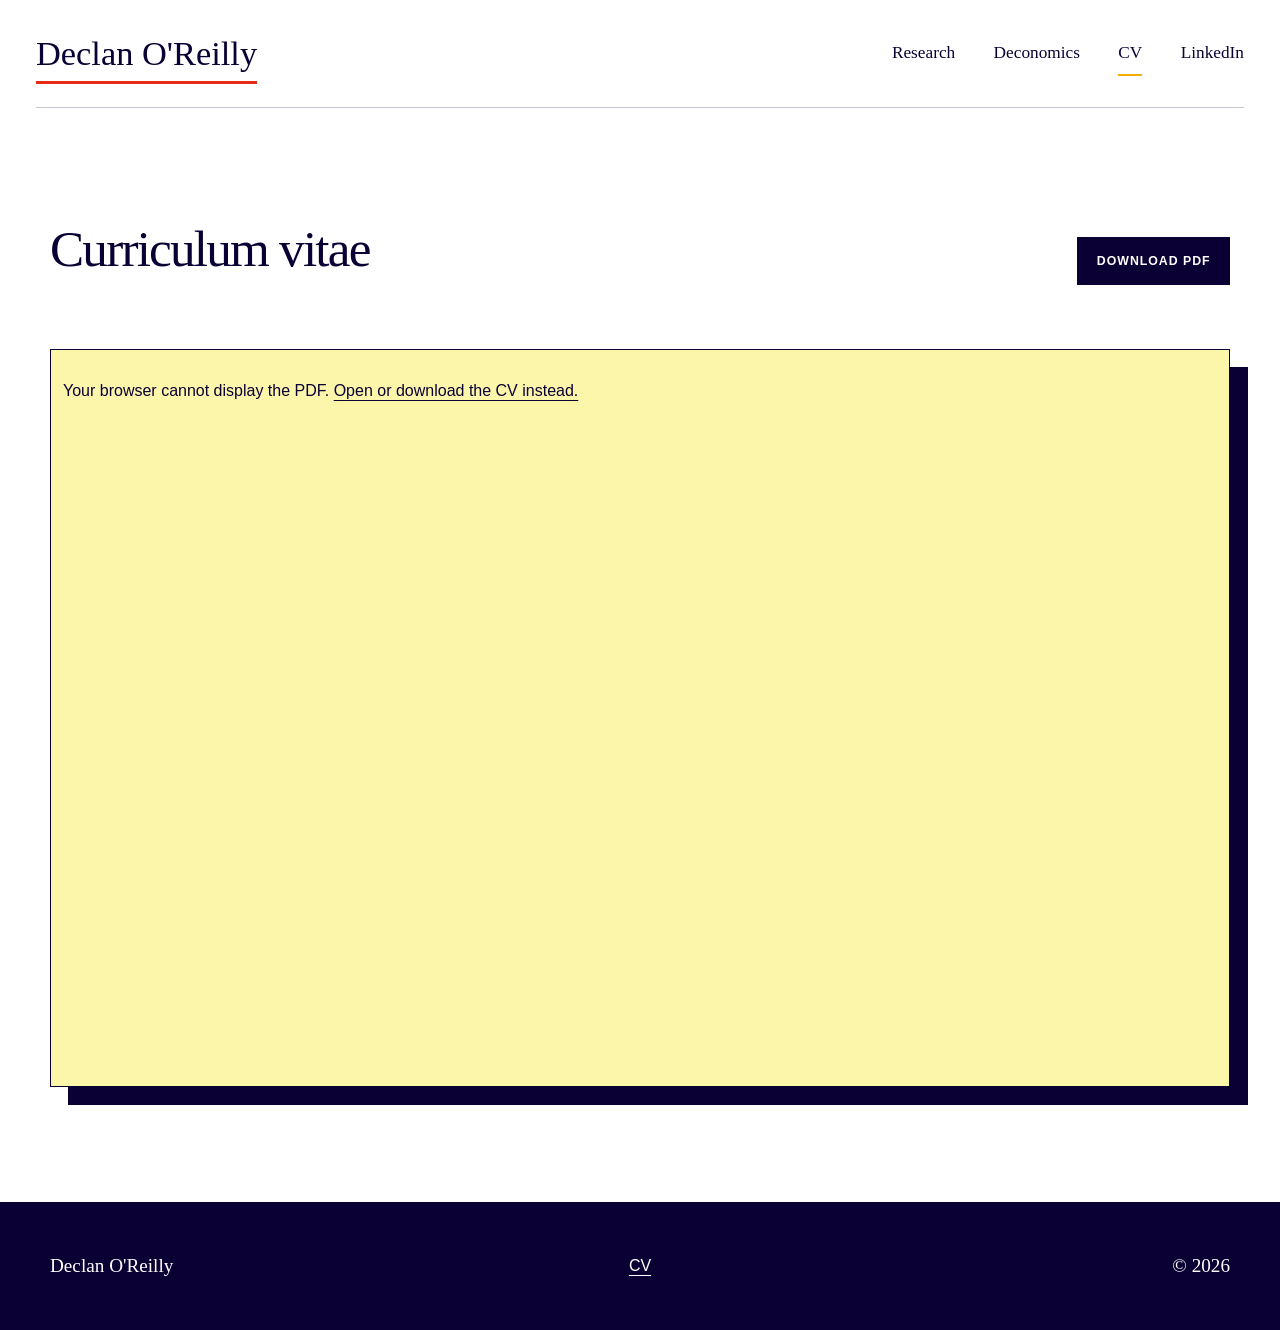
<file: cv.html>
<!doctype html>
<html lang="en">
  <head>
    <meta charset="utf-8">
    <meta name="viewport" content="width=device-width, initial-scale=1">
    <meta name="description" content="Curriculum vitae for Declan O'Reilly.">
    <title>CV | Declan O'Reilly</title>
    <link rel="stylesheet" href="styles.css">
    <script src="script.js" defer></script>
  </head>
  <body>
    <header class="site-header">
      <a class="wordmark" href="index.html">Declan O'Reilly</a>
      <button class="menu-button" type="button" aria-expanded="false" aria-controls="site-nav">Menu</button>
      <nav class="site-nav" id="site-nav" aria-label="Main navigation">
        <a href="research.html">Research</a>
        <a href="videos.html">Deconomics</a>
        <a class="active" href="cv.html" aria-current="page">CV</a>
        <a href="https://www.linkedin.com/in/declan-o-reilly-98240716b/">LinkedIn</a>
      </nav>
    </header>

    <main class="page-main wrap cv-page">
      <header class="cv-heading">
        <div>
          <h1>Curriculum vitae</h1>
        </div>
        <a class="button button-primary" href="CV.pdf" download>Download PDF</a>
      </header>

      <div class="pdf-shell">
        <object data="CV.pdf" type="application/pdf" aria-label="Declan O'Reilly's CV">
          <p>
            Your browser cannot display the PDF.
            <a href="CV.pdf">Open or download the CV instead.</a>
          </p>
        </object>
      </div>
    </main>

    <footer class="site-footer">
      <div class="wrap footer-inner">
        <p>Declan O'Reilly</p>
        <div>
          <a href="CV.pdf">CV</a>
        </div>
        <p>© <span data-year></span></p>
      </div>
    </footer>
  </body>
</html>
</file>
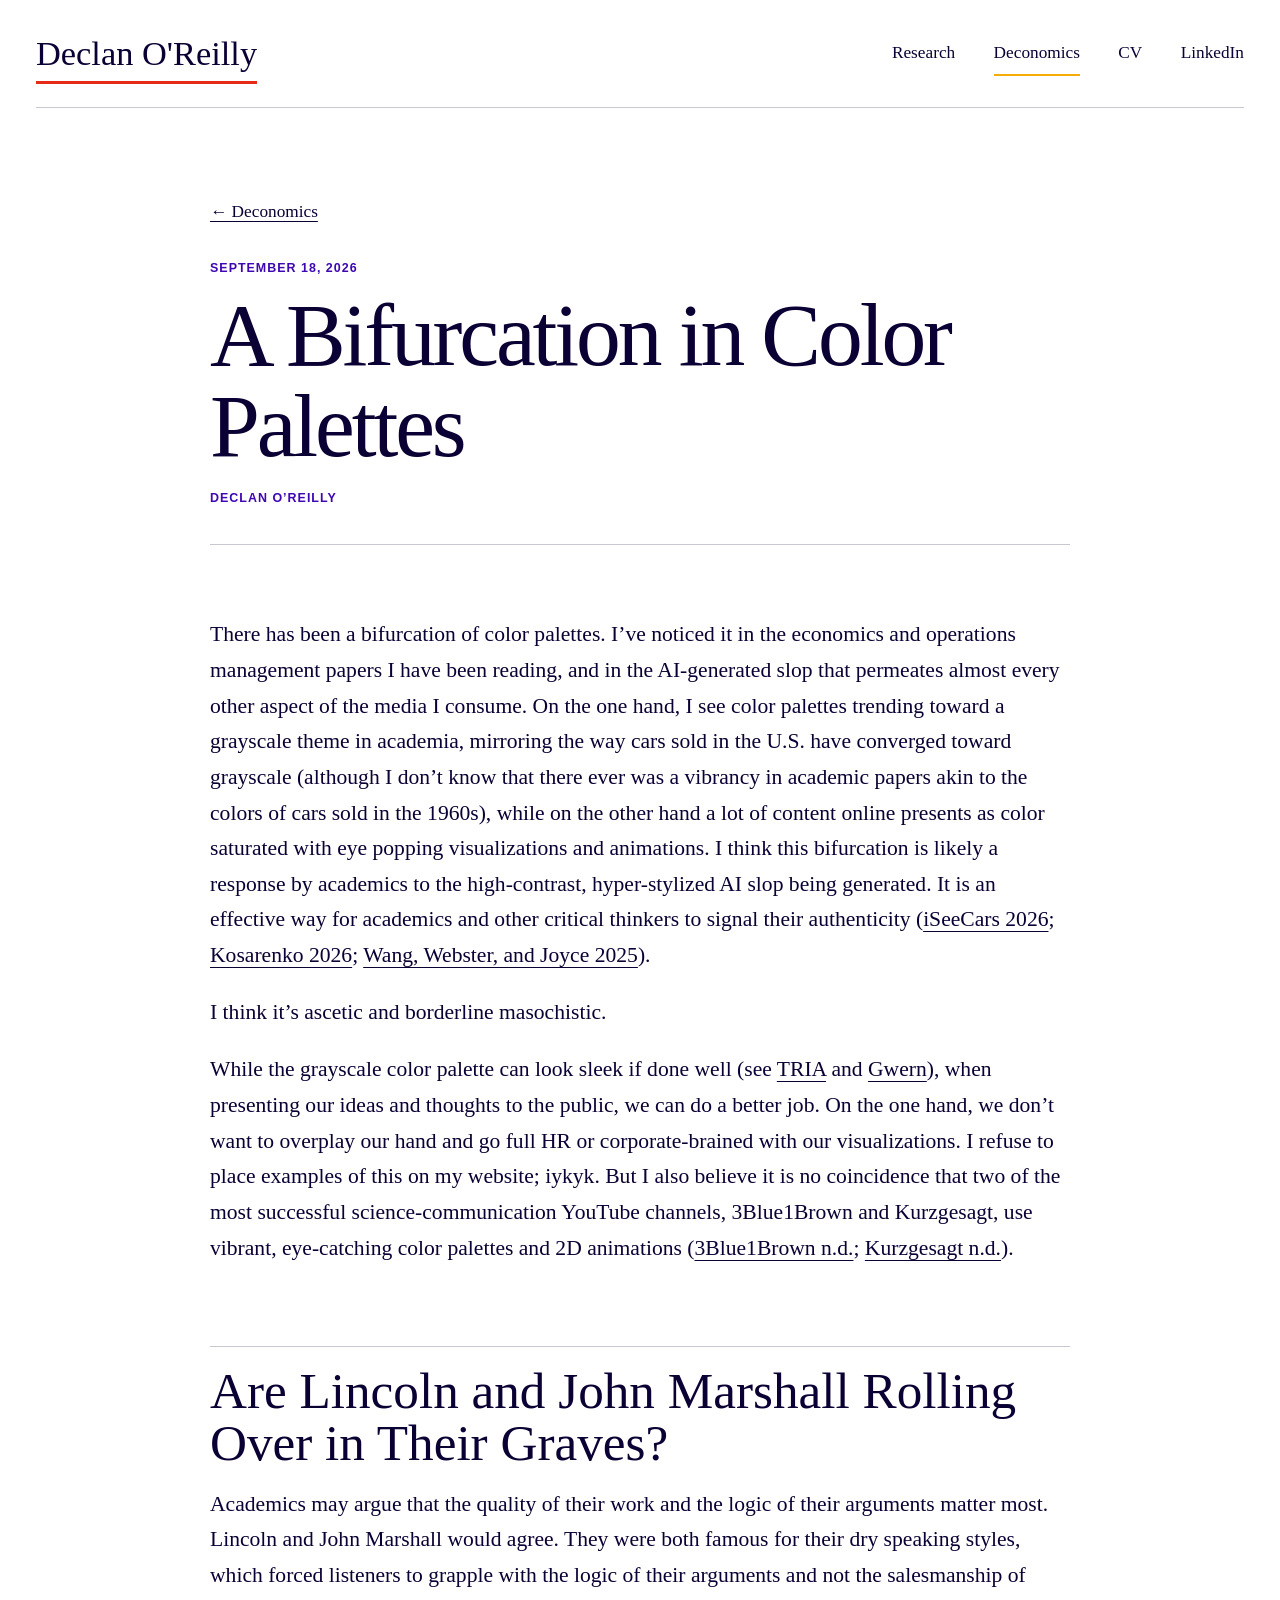
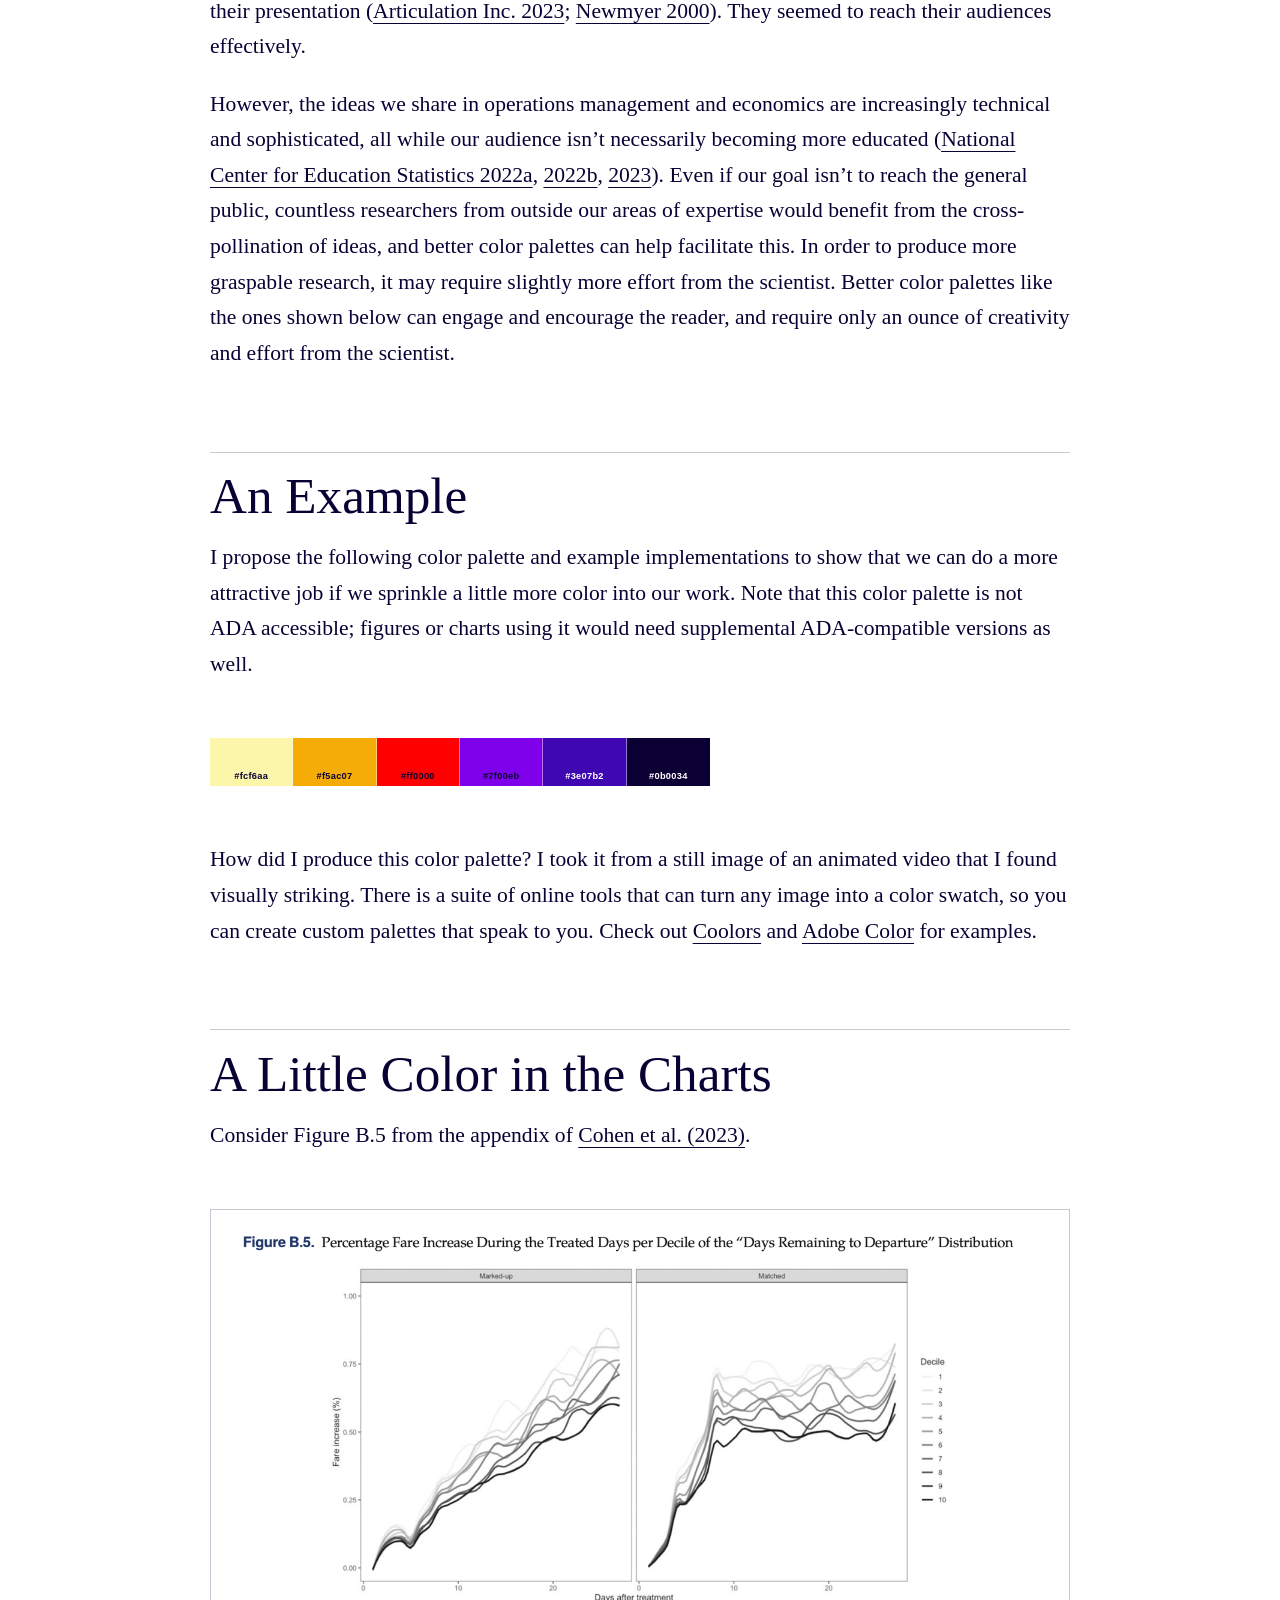
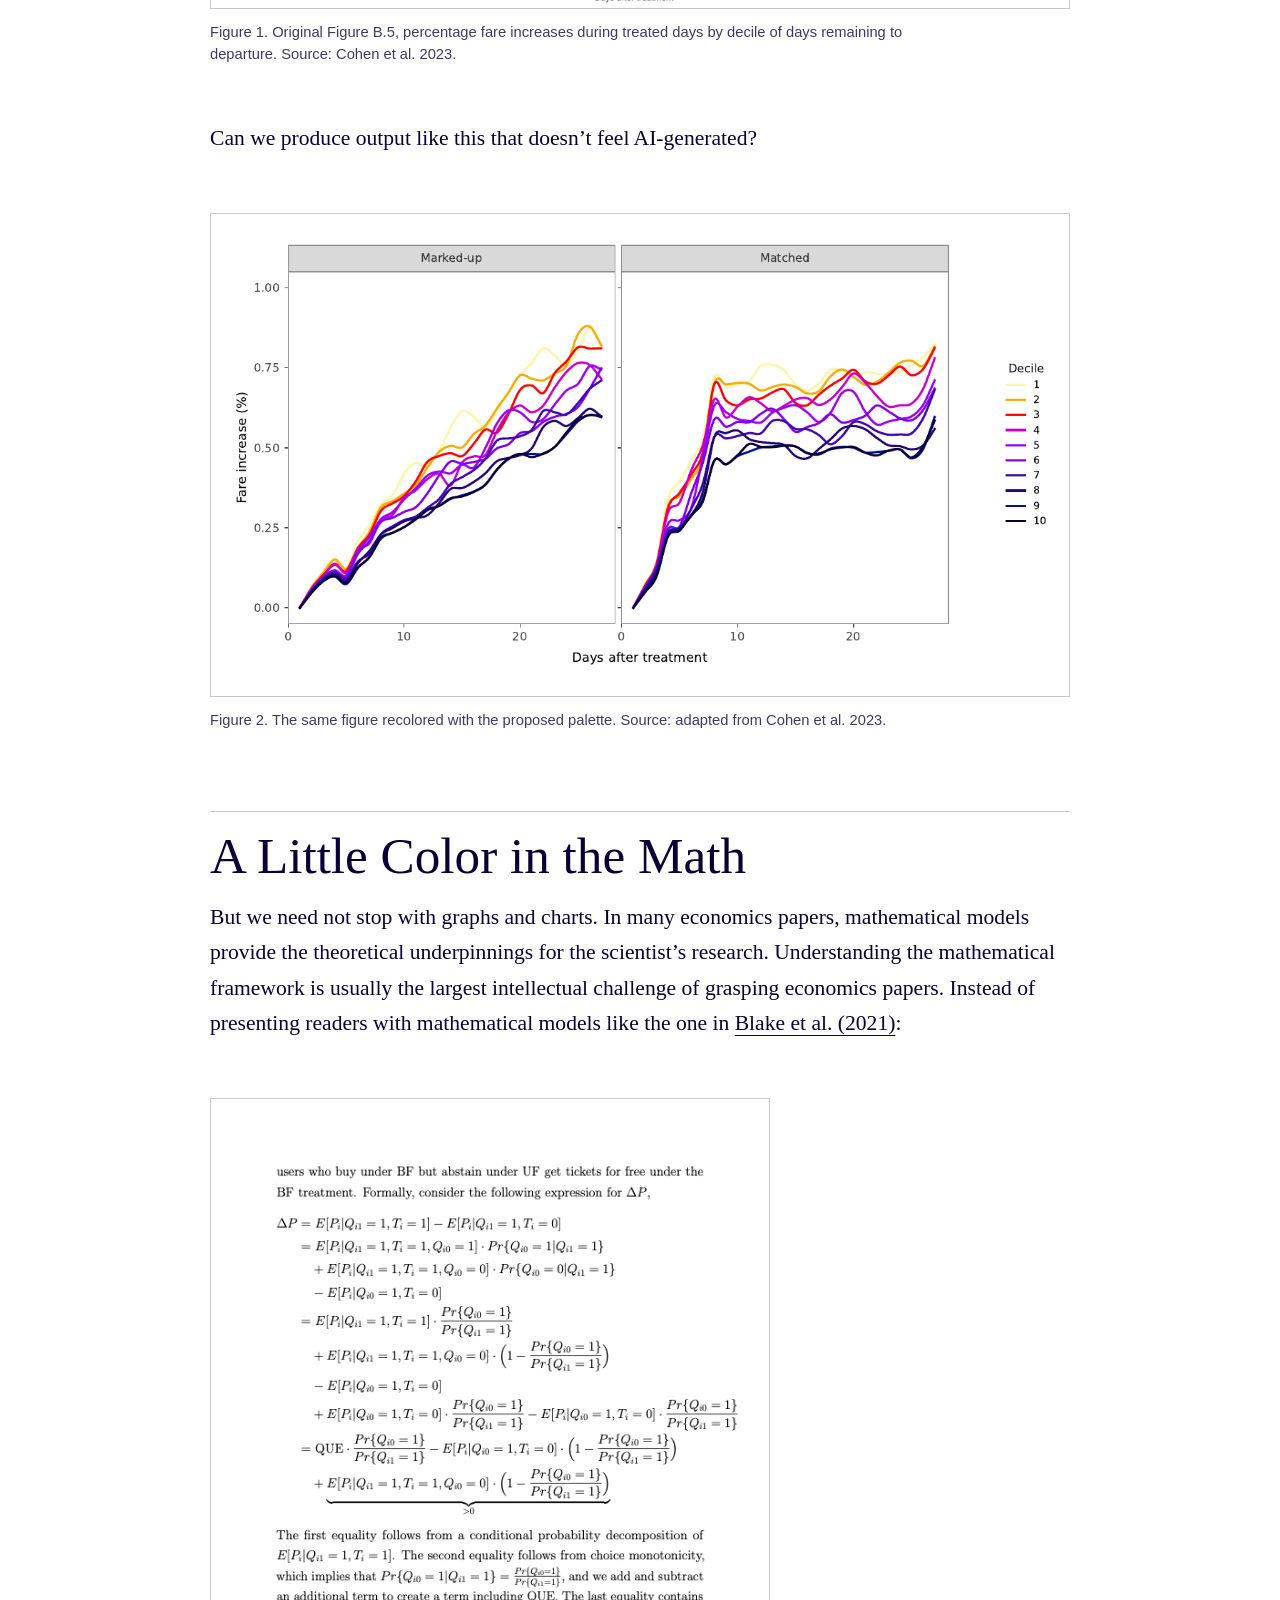
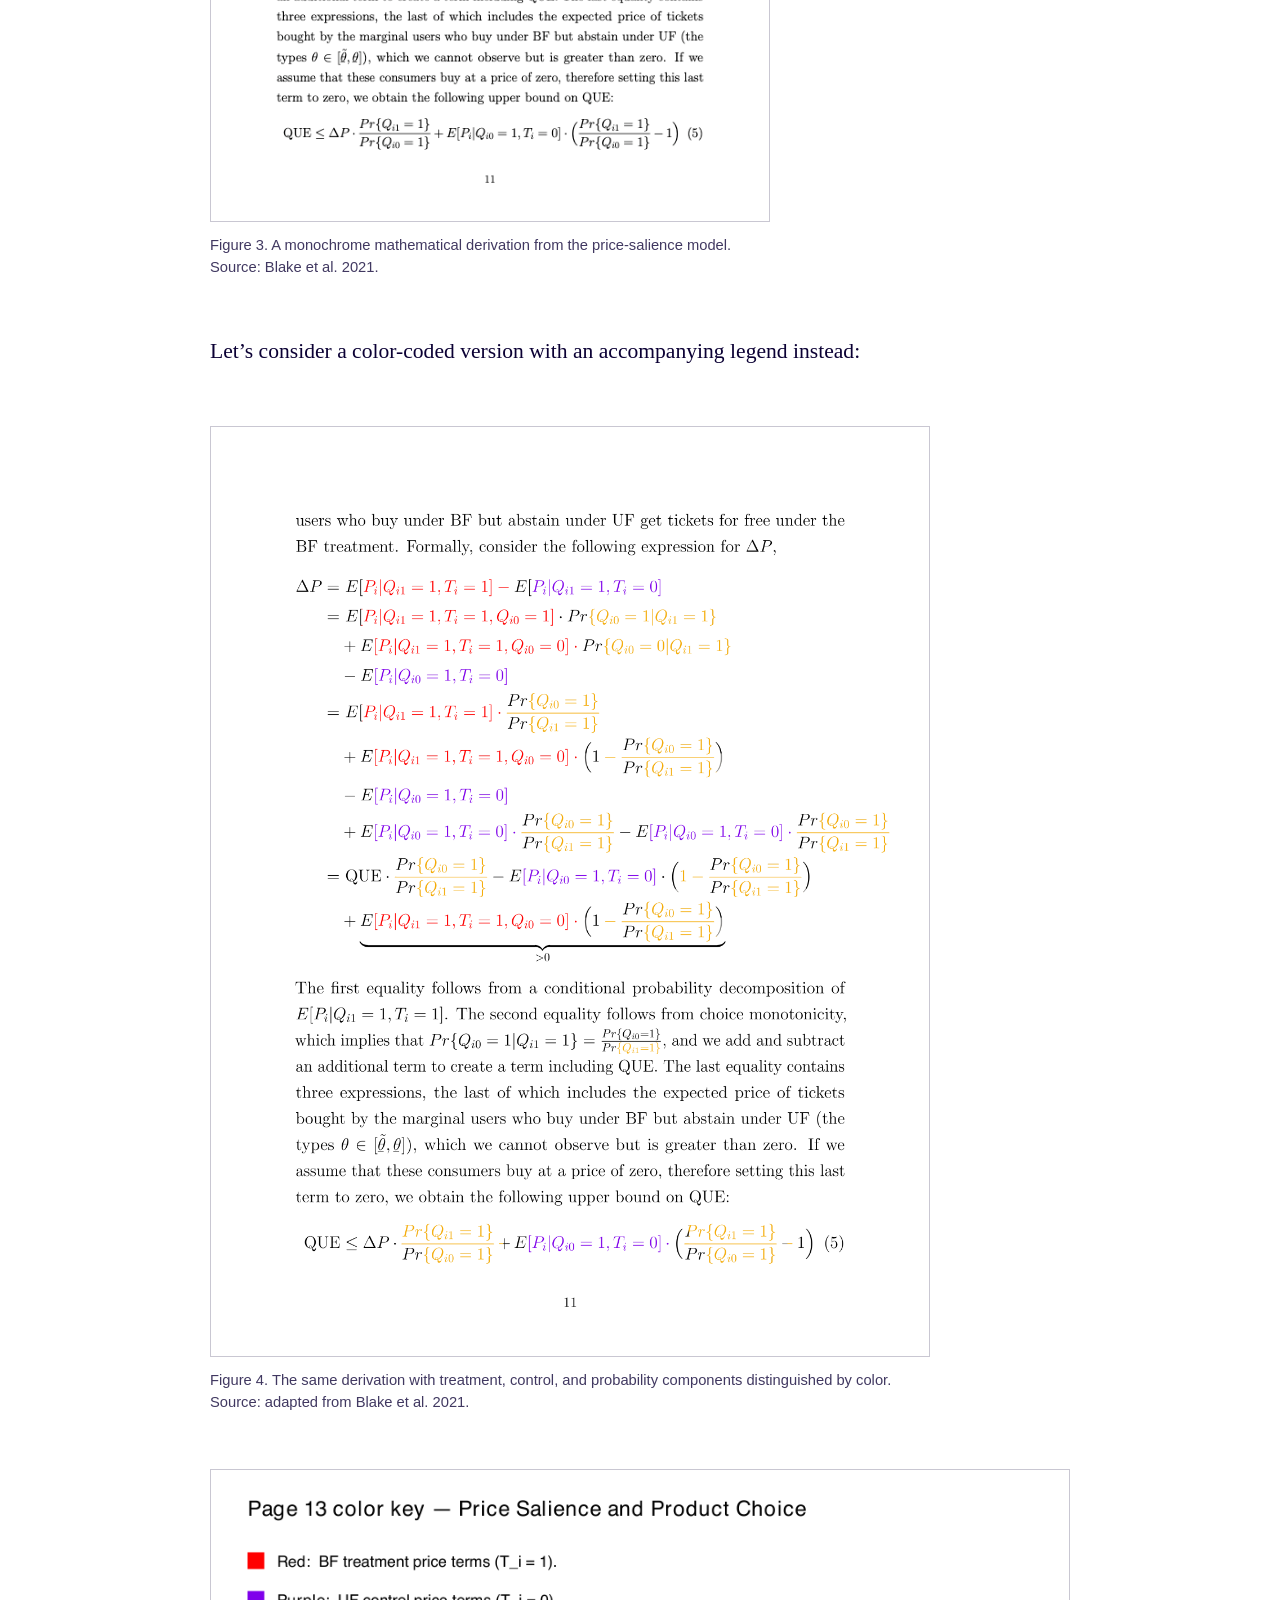
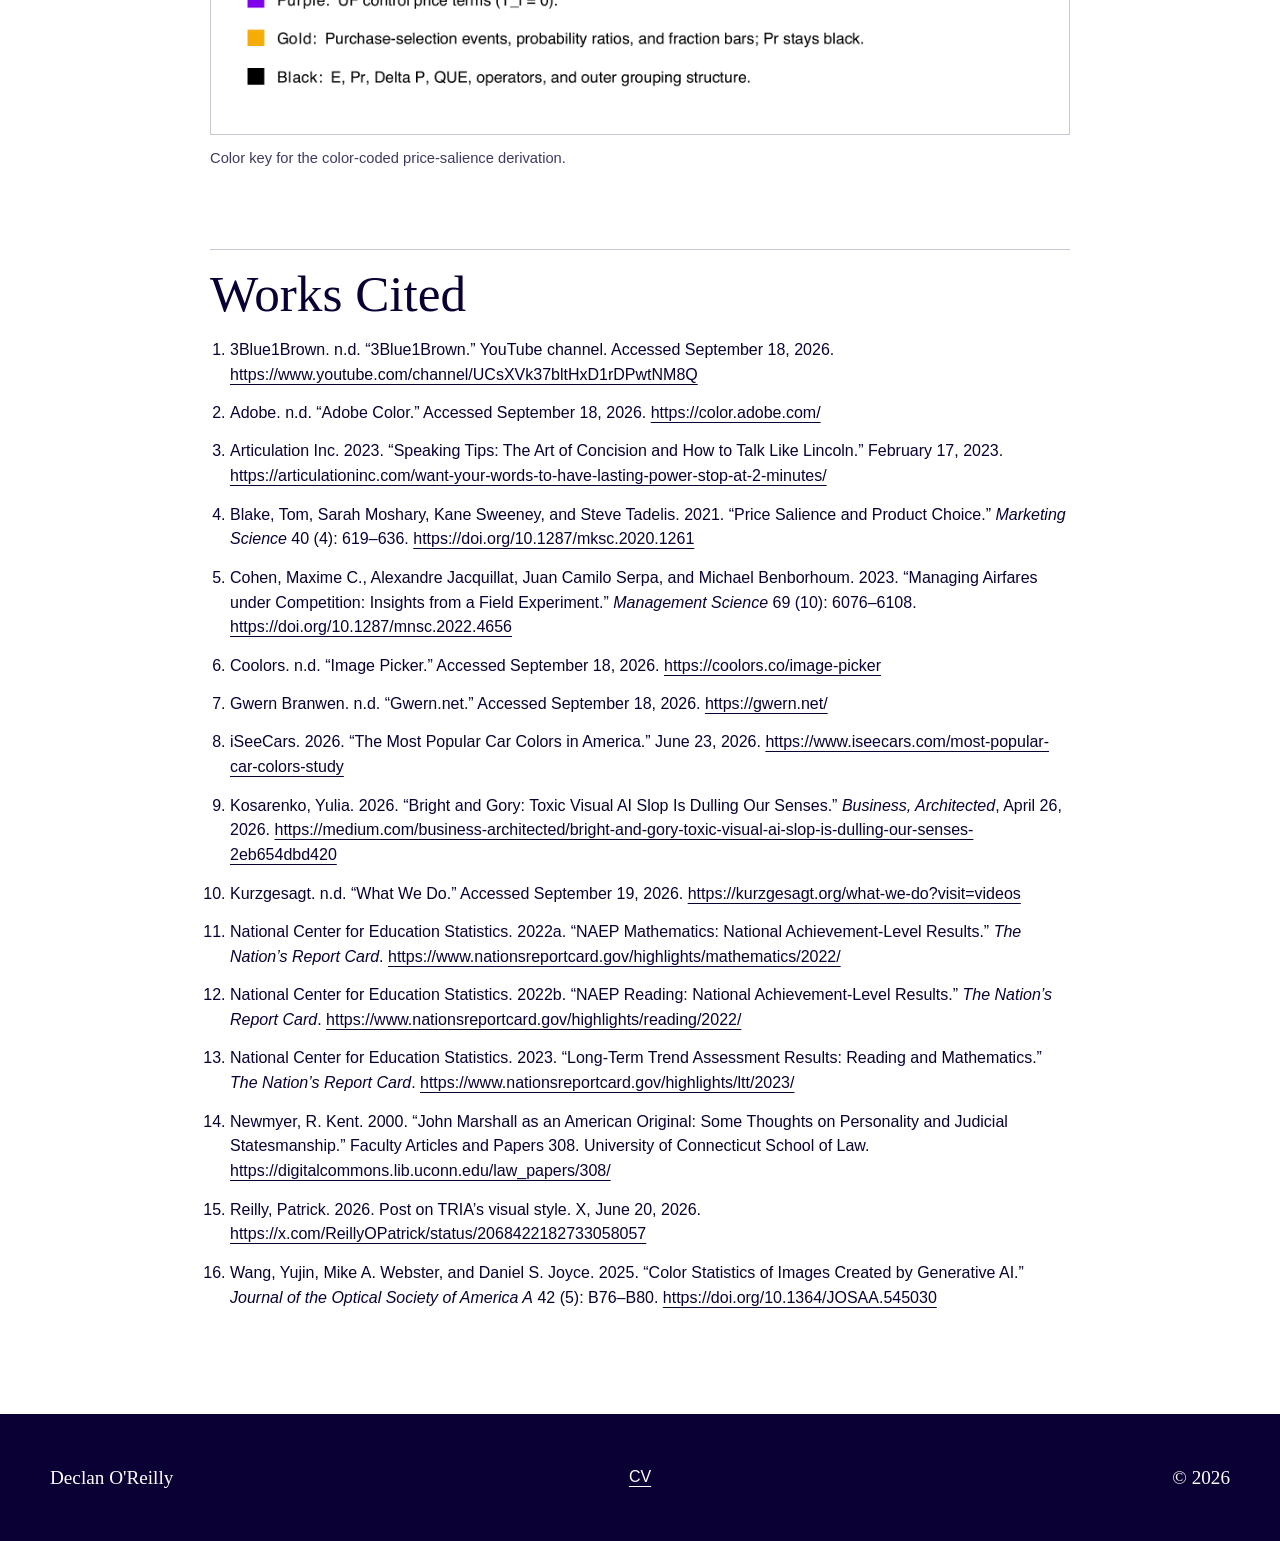
<file: deconomics-color-palettes.html>
<!doctype html>
<html lang="en">
  <head>
    <meta charset="utf-8">
    <meta name="viewport" content="width=device-width, initial-scale=1">
    <meta name="description" content="A Deconomics post by Declan O'Reilly on grayscale academic figures, AI slop, and more expressive color palettes.">
    <title>A Bifurcation in Color Palettes | Deconomics</title>
    <link rel="stylesheet" href="styles.css">
    <script src="script.js" defer></script>
  </head>
  <body>
    <header class="site-header">
      <a class="wordmark" href="index.html">Declan O'Reilly</a>
      <button class="menu-button" type="button" aria-expanded="false" aria-controls="site-nav">Menu</button>
      <nav class="site-nav" id="site-nav" aria-label="Main navigation">
        <a href="research.html">Research</a>
        <a class="active" href="videos.html" aria-current="page">Deconomics</a>
        <a href="cv.html">CV</a>
        <a href="https://www.linkedin.com/in/declan-o-reilly-98240716b/">LinkedIn</a>
      </nav>
    </header>

    <main class="article-main wrap">
      <article class="blog-post">
        <a class="back-link" href="videos.html">← Deconomics</a>

        <header class="article-header">
          <p class="post-date">September 18, 2026</p>
          <h1>A Bifurcation in Color Palettes</h1>
          <p class="byline">Declan O’Reilly</p>
        </header>

        <p>
          There has been a bifurcation of color palettes. I’ve noticed it in the
          economics and operations management papers I have been reading, and in
          the AI-generated slop that permeates almost every other aspect of the
          media I consume. On the one hand, I see color palettes trending toward
          a grayscale theme in academia, mirroring the way cars sold in the U.S.
          have converged toward grayscale (although I don’t know that there ever
          was a vibrancy in academic papers akin to the colors of cars sold in
          the 1960s), while on the other hand a lot of content online presents as
          color saturated with eye popping visualizations and animations. I think
          this bifurcation is likely a response by academics to the high-contrast,
          hyper-stylized AI slop being generated. It is an effective way for
          academics and other critical thinkers to signal their authenticity
          (<a href="#source-iseecars">iSeeCars 2026</a>;
          <a href="#source-kosarenko">Kosarenko 2026</a>;
          <a href="#source-wang">Wang, Webster, and Joyce 2025</a>).
        </p>

        <p>I think it’s ascetic and borderline masochistic.</p>

        <p>
          While the grayscale color palette can look sleek if done well (see
          <a href="#source-reilly">TRIA</a> and
          <a href="#source-gwern">Gwern</a>), when presenting our ideas and
          thoughts to the public, we can do a better job. On the one hand, we
          don’t want to overplay our hand and go full HR or corporate-brained
          with our visualizations. I refuse to place examples of this on my
          website; iykyk. But I also believe it is no coincidence that two of the
          most successful science-communication YouTube channels, 3Blue1Brown and
          Kurzgesagt, use vibrant, eye-catching color palettes and 2D animations
          (<a href="#source-3blue1brown">3Blue1Brown n.d.</a>;
          <a href="#source-kurzgesagt">Kurzgesagt n.d.</a>).
        </p>

        <h2>Are Lincoln and John Marshall Rolling Over in Their Graves?</h2>

        <p>
          Academics may argue that the quality of their work and the logic of
          their arguments matter most. Lincoln and John Marshall would agree.
          They were both famous for their dry speaking styles, which forced
          listeners to grapple with the logic of their arguments and not the
          salesmanship of their presentation
          (<a href="#source-articulation">Articulation Inc. 2023</a>;
          <a href="#source-newmyer">Newmyer 2000</a>). They seemed to reach
          their audiences effectively.
        </p>

        <p>
          However, the ideas we share in operations management and economics are
          increasingly technical and sophisticated, all while our audience isn’t
          necessarily becoming more educated
          (<a href="#source-nces-math">National Center for Education Statistics 2022a</a>,
          <a href="#source-nces-reading">2022b</a>,
          <a href="#source-nces-ltt">2023</a>). Even if our goal isn’t to reach
          the general public, countless researchers from outside our areas of
          expertise would benefit from the cross-pollination of ideas, and better
          color palettes can help facilitate this. In order to produce more
          graspable research, it may require slightly more effort from the
          scientist. Better color palettes like the ones shown below can engage
          and encourage the reader, and require only an ounce of creativity and
          effort from the scientist.
        </p>

        <h2>An Example</h2>

        <p>
          I propose the following color palette and example implementations to
          show that we can do a more attractive job if we sprinkle a little more
          color into our work. Note that this color palette is not ADA accessible;
          figures or charts using it would need supplemental ADA-compatible
          versions as well.
        </p>

        <figure class="palette-swatch">
          <div class="swatch-grid" role="img" aria-label="Proposed color palette with cream, gold, red, purple, blue, and navy swatches.">
            <span style="--swatch-color: #fcf6aa;">#fcf6aa</span>
            <span style="--swatch-color: #f5ac07;">#f5ac07</span>
            <span style="--swatch-color: #ff0000;">#ff0000</span>
            <span style="--swatch-color: #7f00eb;">#7f00eb</span>
            <span style="--swatch-color: #3e07b2;">#3e07b2</span>
            <span style="--swatch-color: #0b0034;">#0b0034</span>
          </div>
        </figure>

        <p>
          How did I produce this color palette? I took it from a still image of
          an animated video that I found visually striking. There is a suite
          of online tools that can turn any image into a color swatch, so you can
          create custom palettes that speak to you. Check out
          <a href="https://coolors.co/image-picker">Coolors</a> and
          <a href="https://color.adobe.com/">Adobe Color</a> for examples.
        </p>

        <h2>A Little Color in the Charts</h2>

        <p>
          Consider Figure B.5 from the appendix of
          <a href="#source-cohen">Cohen et al. (2023)</a>.
        </p>

        <figure>
          <img src="assets/deconomics/color-palettes/original-figure-b5.png" alt="Original grayscale Figure B.5 showing percentage fare increases during treated days by decile of days remaining to departure.">
          <figcaption>
            Figure 1. Original Figure B.5, percentage fare increases during
            treated days by decile of days remaining to departure. Source:
            Cohen et al. 2023.
          </figcaption>
        </figure>

        <p>Can we produce output like this that doesn’t feel AI-generated?</p>

        <figure>
          <img src="assets/deconomics/color-palettes/recolored-figure-b5.png" alt="Recolored version of Figure B.5 using a yellow, orange, red, purple, and navy palette.">
          <figcaption>
            Figure 2. The same figure recolored with the proposed palette.
            Source: adapted from Cohen et al. 2023.
          </figcaption>
        </figure>

        <h2>A Little Color in the Math</h2>

        <p>
          But we need not stop with graphs and charts. In many economics papers,
          mathematical models provide the theoretical underpinnings for the
          scientist’s research. Understanding the mathematical framework is
          usually the largest intellectual challenge of grasping economics
          papers. Instead of presenting readers with mathematical models like the
          one in <a href="#source-blake">Blake et al. (2021)</a>:
        </p>

        <figure class="narrow-figure original-math">
          <img src="assets/deconomics/color-palettes/original-price-salience-math.png" alt="Monochrome mathematical derivation from a price-salience model.">
          <figcaption>
            Figure 3. A monochrome mathematical derivation from the
            price-salience model. Source: Blake et al. 2021.
          </figcaption>
        </figure>

        <p>Let’s consider a color-coded version with an accompanying legend instead:</p>

        <figure class="narrow-figure color-math">
          <img src="assets/deconomics/color-palettes/color-coded-price-salience-math.png" alt="Color-coded mathematical derivation from the price-salience model.">
          <figcaption>
            Figure 4. The same derivation with treatment, control, and
            probability components distinguished by color. Source: adapted from
            Blake et al. 2021.
          </figcaption>
        </figure>

        <figure>
          <img src="assets/deconomics/color-palettes/color-key.png" alt="Color key explaining red, purple, gold, and black terms in the color-coded derivation.">
          <figcaption>Color key for the color-coded price-salience derivation.</figcaption>
        </figure>

        <section class="works-cited" aria-labelledby="works-cited">
          <h2 id="works-cited">Works Cited</h2>
          <ol>
            <li id="source-3blue1brown">3Blue1Brown. n.d. “3Blue1Brown.” YouTube channel. Accessed September 18, 2026. <a href="https://www.youtube.com/channel/UCsXVk37bltHxD1rDPwtNM8Q">https://www.youtube.com/channel/UCsXVk37bltHxD1rDPwtNM8Q</a></li>
            <li id="source-adobe">Adobe. n.d. “Adobe Color.” Accessed September 18, 2026. <a href="https://color.adobe.com/">https://color.adobe.com/</a></li>
            <li id="source-articulation">Articulation Inc. 2023. “Speaking Tips: The Art of Concision and How to Talk Like Lincoln.” February 17, 2023. <a href="https://articulationinc.com/want-your-words-to-have-lasting-power-stop-at-2-minutes/">https://articulationinc.com/want-your-words-to-have-lasting-power-stop-at-2-minutes/</a></li>
            <li id="source-blake">Blake, Tom, Sarah Moshary, Kane Sweeney, and Steve Tadelis. 2021. “Price Salience and Product Choice.” <em>Marketing Science</em> 40 (4): 619–636. <a href="https://doi.org/10.1287/mksc.2020.1261">https://doi.org/10.1287/mksc.2020.1261</a></li>
            <li id="source-cohen">Cohen, Maxime C., Alexandre Jacquillat, Juan Camilo Serpa, and Michael Benborhoum. 2023. “Managing Airfares under Competition: Insights from a Field Experiment.” <em>Management Science</em> 69 (10): 6076–6108. <a href="https://doi.org/10.1287/mnsc.2022.4656">https://doi.org/10.1287/mnsc.2022.4656</a></li>
            <li id="source-coolors">Coolors. n.d. “Image Picker.” Accessed September 18, 2026. <a href="https://coolors.co/image-picker">https://coolors.co/image-picker</a></li>
            <li id="source-gwern">Gwern Branwen. n.d. “Gwern.net.” Accessed September 18, 2026. <a href="https://gwern.net/">https://gwern.net/</a></li>
            <li id="source-iseecars">iSeeCars. 2026. “The Most Popular Car Colors in America.” June 23, 2026. <a href="https://www.iseecars.com/most-popular-car-colors-study">https://www.iseecars.com/most-popular-car-colors-study</a></li>
            <li id="source-kosarenko">Kosarenko, Yulia. 2026. “Bright and Gory: Toxic Visual AI Slop Is Dulling Our Senses.” <em>Business, Architected</em>, April 26, 2026. <a href="https://medium.com/business-architected/bright-and-gory-toxic-visual-ai-slop-is-dulling-our-senses-2eb654dbd420">https://medium.com/business-architected/bright-and-gory-toxic-visual-ai-slop-is-dulling-our-senses-2eb654dbd420</a></li>
            <li id="source-kurzgesagt">Kurzgesagt. n.d. “What We Do.” Accessed September 19, 2026. <a href="https://kurzgesagt.org/what-we-do?visit=videos">https://kurzgesagt.org/what-we-do?visit=videos</a></li>
            <li id="source-nces-math">National Center for Education Statistics. 2022a. “NAEP Mathematics: National Achievement-Level Results.” <em>The Nation’s Report Card</em>. <a href="https://www.nationsreportcard.gov/highlights/mathematics/2022/">https://www.nationsreportcard.gov/highlights/mathematics/2022/</a></li>
            <li id="source-nces-reading">National Center for Education Statistics. 2022b. “NAEP Reading: National Achievement-Level Results.” <em>The Nation’s Report Card</em>. <a href="https://www.nationsreportcard.gov/highlights/reading/2022/">https://www.nationsreportcard.gov/highlights/reading/2022/</a></li>
            <li id="source-nces-ltt">National Center for Education Statistics. 2023. “Long-Term Trend Assessment Results: Reading and Mathematics.” <em>The Nation’s Report Card</em>. <a href="https://www.nationsreportcard.gov/highlights/ltt/2023/">https://www.nationsreportcard.gov/highlights/ltt/2023/</a></li>
            <li id="source-newmyer">Newmyer, R. Kent. 2000. “John Marshall as an American Original: Some Thoughts on Personality and Judicial Statesmanship.” Faculty Articles and Papers 308. University of Connecticut School of Law. <a href="https://digitalcommons.lib.uconn.edu/law_papers/308/">https://digitalcommons.lib.uconn.edu/law_papers/308/</a></li>
            <li id="source-reilly">Reilly, Patrick. 2026. Post on TRIA’s visual style. X, June 20, 2026. <a href="https://x.com/ReillyOPatrick/status/2068422182733058057">https://x.com/ReillyOPatrick/status/2068422182733058057</a></li>
            <li id="source-wang">Wang, Yujin, Mike A. Webster, and Daniel S. Joyce. 2025. “Color Statistics of Images Created by Generative AI.” <em>Journal of the Optical Society of America A</em> 42 (5): B76–B80. <a href="https://doi.org/10.1364/JOSAA.545030">https://doi.org/10.1364/JOSAA.545030</a></li>
          </ol>
        </section>
      </article>
    </main>

    <footer class="site-footer">
      <div class="wrap footer-inner">
        <p>Declan O'Reilly</p>
        <div>
          <a href="CV.pdf">CV</a>
        </div>
        <p>© <span data-year></span></p>
      </div>
    </footer>
  </body>
</html>
</file>
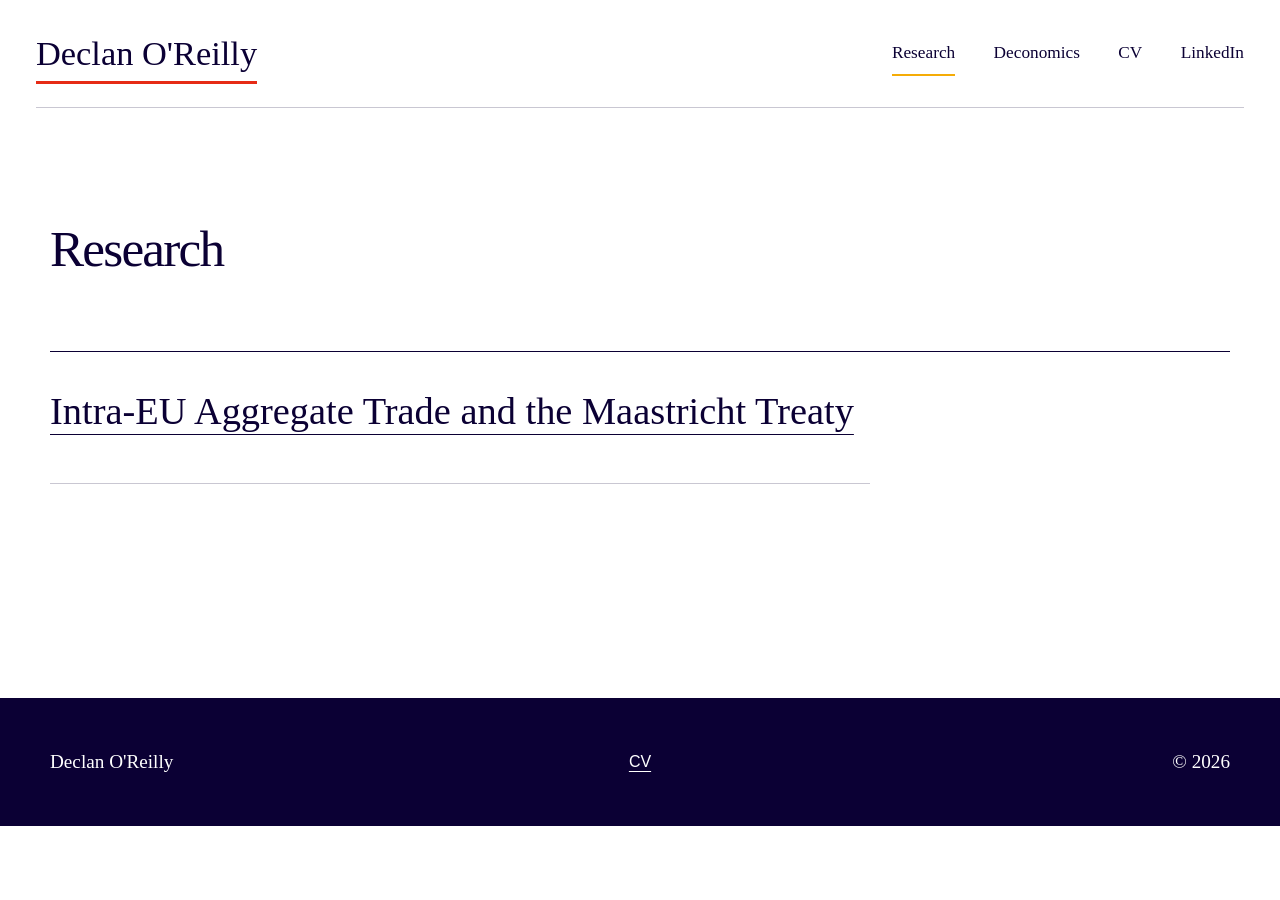
<file: research.html>
<!doctype html>
<html lang="en">
  <head>
    <meta charset="utf-8">
    <meta name="viewport" content="width=device-width, initial-scale=1">
    <meta name="description" content="Research by Declan O'Reilly.">
    <title>Research | Declan O'Reilly</title>
    <link rel="stylesheet" href="styles.css">
    <script src="script.js" defer></script>
  </head>
  <body>
    <header class="site-header">
      <a class="wordmark" href="index.html">Declan O'Reilly</a>
      <button class="menu-button" type="button" aria-expanded="false" aria-controls="site-nav">Menu</button>
      <nav class="site-nav" id="site-nav" aria-label="Main navigation">
        <a class="active" href="research.html" aria-current="page">Research</a>
        <a href="videos.html">Deconomics</a>
        <a href="cv.html">CV</a>
        <a href="https://www.linkedin.com/in/declan-o-reilly-98240716b/">LinkedIn</a>
      </nav>
    </header>

    <main class="page-main wrap">
      <header class="research-heading">
        <h1>Research</h1>
      </header>

      <section class="project-list" aria-label="Research projects">
        <article class="project">
          <div>
            <h2><a href="maastricht-treaty-paper.pdf">Intra-EU Aggregate Trade and the Maastricht Treaty</a></h2>
          </div>
        </article>
      </section>
    </main>

    <footer class="site-footer">
      <div class="wrap footer-inner">
        <p>Declan O'Reilly</p>
        <div>
          <a href="CV.pdf">CV</a>
        </div>
        <p>© <span data-year></span></p>
      </div>
    </footer>
  </body>
</html>
</file>
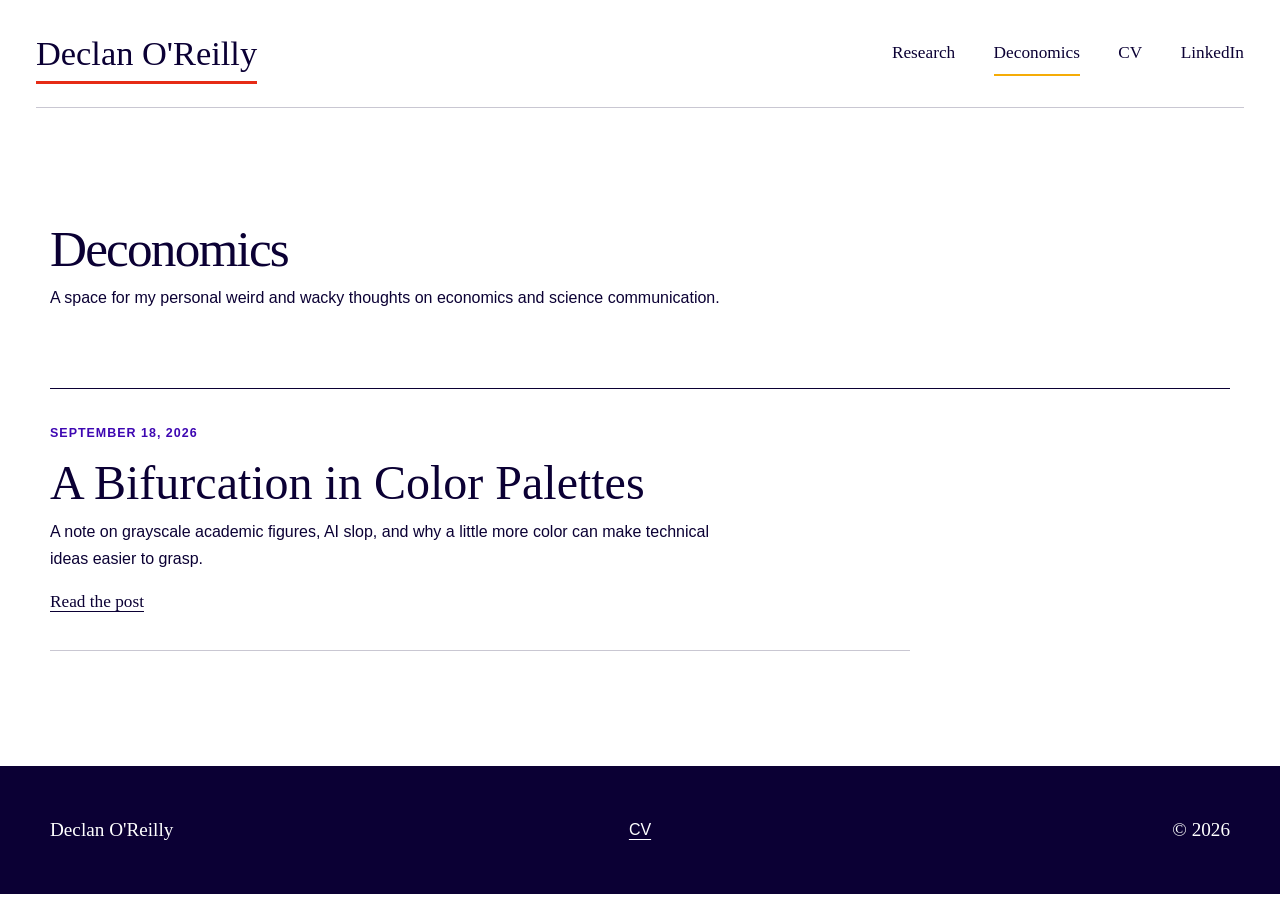
<file: videos.html>
<!doctype html>
<html lang="en">
  <head>
    <meta charset="utf-8">
    <meta name="viewport" content="width=device-width, initial-scale=1">
    <meta name="description" content="Deconomics essays and visual notes by Declan O'Reilly.">
    <title>Deconomics | Declan O'Reilly</title>
    <link rel="stylesheet" href="styles.css">
    <script src="script.js" defer></script>
  </head>
  <body>
    <header class="site-header">
      <a class="wordmark" href="index.html">Declan O'Reilly</a>
      <button class="menu-button" type="button" aria-expanded="false" aria-controls="site-nav">Menu</button>
      <nav class="site-nav" id="site-nav" aria-label="Main navigation">
        <a href="research.html">Research</a>
        <a class="active" href="videos.html" aria-current="page">Deconomics</a>
        <a href="cv.html">CV</a>
        <a href="https://www.linkedin.com/in/declan-o-reilly-98240716b/">LinkedIn</a>
      </nav>
    </header>

    <main class="page-main wrap">
      <header class="quiet-heading">
        <h1>Deconomics</h1>
        <p>A space for my personal weird and wacky thoughts on economics and science communication.</p>
      </header>

      <section class="post-list" aria-label="Deconomics posts">
        <article class="post-preview">
          <p class="post-date">September 18, 2026</p>
          <h2><a href="deconomics-color-palettes.html">A Bifurcation in Color Palettes</a></h2>
          <p>
            A note on grayscale academic figures, AI slop, and why a little more
            color can make technical ideas easier to grasp.
          </p>
          <a class="read-link" href="deconomics-color-palettes.html">Read the post</a>
        </article>
      </section>
    </main>

    <footer class="site-footer">
      <div class="wrap footer-inner">
        <p>Declan O'Reilly</p>
        <div>
          <a href="CV.pdf">CV</a>
        </div>
        <p>© <span data-year></span></p>
      </div>
    </footer>
  </body>
</html>
</file>
<file: styles.css>
:root {
  --paper: #fff;
  --paper-deep: #fcf6aa;
  --ink: #0b0034;
  --violet: #3e07b2;
  --purple: #7f00eb;
  --gold: #f5ac07;
  --red: #e62b16;
  --line: rgba(11, 0, 52, 0.22);
  --serif: "Goudy Old Style", Goudy, "Palatino Linotype", Palatino, Georgia, serif;
  --sans: Inter, "Helvetica Neue", Arial, sans-serif;
  --max-width: 1180px;
}

* {
  box-sizing: border-box;
}

html {
  scroll-behavior: smooth;
}

body {
  margin: 0;
  color: var(--ink);
  background: var(--paper);
  font-family: var(--sans);
  font-size: 16px;
  line-height: 1.65;
}

a {
  color: inherit;
  text-decoration-thickness: 1px;
  text-underline-offset: 0.25em;
}

.wrap {
  width: min(calc(100% - 48px), var(--max-width));
  margin-inline: auto;
}

.site-header {
  display: flex;
  width: min(calc(100% - 72px), 1320px);
  min-height: 108px;
  margin-inline: auto;
  align-items: center;
  justify-content: space-between;
  gap: 1.5rem;
  border-bottom: 1px solid var(--line);
}

.wordmark,
.site-nav a {
  font-family: var(--serif);
}

.wordmark {
  position: relative;
  font-size: clamp(1.55rem, 3vw, 2.15rem);
  line-height: 1;
  text-decoration: none;
}

.wordmark::after {
  position: absolute;
  right: 0;
  bottom: -13px;
  left: 0;
  height: 3px;
  background: var(--red);
  content: "";
}

.site-nav {
  display: flex;
  align-items: center;
  flex-wrap: wrap;
  justify-content: flex-end;
  gap: clamp(1.4rem, 3vw, 3rem);
}

.site-nav a {
  position: relative;
  font-size: 1.08rem;
  text-decoration: none;
}

.site-nav a::after {
  position: absolute;
  right: 0;
  bottom: -8px;
  left: 0;
  height: 2px;
  background: var(--gold);
  content: "";
  opacity: 0;
  transform: scaleX(0);
  transition: 180ms ease;
}

.site-nav a:hover::after,
.site-nav a.active::after {
  opacity: 1;
  transform: scaleX(1);
}

.menu-button {
  display: none;
  color: var(--ink);
  border: 1px solid var(--ink);
  background: transparent;
  padding: 0.45rem 0.7rem;
  font: 600 0.75rem/1 var(--sans);
  letter-spacing: 0.08em;
  text-transform: uppercase;
}

.about-home {
  min-height: calc(100vh - 108px - 125px);
  padding-block: clamp(4.5rem, 9vw, 7rem);
}

.about-body {
  display: grid;
  max-width: 980px;
  align-items: start;
  grid-template-columns: minmax(150px, 230px) minmax(0, 1fr);
  gap: clamp(2rem, 5vw, 4rem);
}

.headshot {
  display: block;
  width: 100%;
  max-height: 315px;
  object-fit: cover;
  object-position: center 35%;
}

.about-content {
  max-width: 780px;
}

.about-content > p {
  margin: 0 0 1.25rem;
  font-family: var(--serif);
  font-size: clamp(1.3rem, 2.2vw, 1.65rem);
  line-height: 1.5;
}

.hero {
  display: grid;
  min-height: 680px;
  padding-block: 7rem;
  align-items: center;
  grid-template-columns: minmax(0, 1.05fr) minmax(320px, 0.95fr);
  gap: clamp(3rem, 8vw, 8rem);
}

.eyebrow,
.section-number,
.card-kicker,
.project-meta {
  margin: 0 0 1.35rem;
  color: var(--violet);
  font-size: 0.72rem;
  font-weight: 700;
  letter-spacing: 0.14em;
  text-transform: uppercase;
}

h1,
h2 {
  margin-top: 0;
  font-family: var(--serif);
  font-weight: 400;
  line-height: 1.02;
}

h1 {
  max-width: 760px;
  margin-bottom: 1.6rem;
  font-size: clamp(3.15rem, 7vw, 6.5rem);
  letter-spacing: -0.035em;
}

h2 {
  font-size: clamp(2.2rem, 4vw, 4.2rem);
}

.intro {
  max-width: 690px;
  margin: 0;
  font-family: var(--serif);
  font-size: clamp(1.2rem, 2vw, 1.5rem);
  line-height: 1.55;
}

.button-row {
  display: flex;
  margin-top: 2.3rem;
  align-items: center;
  flex-wrap: wrap;
  gap: 1.6rem;
}

.button {
  display: inline-flex;
  min-height: 48px;
  padding: 0.75rem 1.15rem;
  align-items: center;
  justify-content: center;
  border: 1px solid var(--ink);
  font-size: 0.77rem;
  font-weight: 700;
  letter-spacing: 0.08em;
  text-decoration: none;
  text-transform: uppercase;
  transition: 180ms ease;
}

.button-primary {
  color: var(--paper);
  background: var(--ink);
}

.button-primary:hover {
  border-color: var(--purple);
  background: var(--purple);
  transform: translateY(-2px);
}

.text-link {
  font-family: var(--serif);
  font-size: 1.1rem;
}

.hero-art {
  position: relative;
  width: min(100%, 470px);
  aspect-ratio: 1.15;
  justify-self: center;
}

.frame,
.art-panel {
  position: absolute;
  border: 1px solid var(--ink);
}

.frame {
  inset: 0 2.5rem 2.5rem 0;
}

.frame-back {
  transform: translate(2.5rem, -2.5rem);
}

.frame-middle {
  transform: translate(1.25rem, -1.25rem);
}

.art-panel {
  overflow: hidden;
  inset: 0 2.5rem 2.5rem 0;
  color: var(--paper);
  background: var(--ink);
}

.art-panel::before {
  position: absolute;
  width: 75%;
  aspect-ratio: 1;
  top: -40%;
  right: -20%;
  border-radius: 50%;
  background: var(--purple);
  content: "";
}

.art-panel::after {
  position: absolute;
  width: 48%;
  aspect-ratio: 1;
  bottom: -25%;
  left: -10%;
  border-radius: 50%;
  background: var(--gold);
  content: "";
}

.art-panel p {
  position: absolute;
  z-index: 2;
  margin: 0;
  font-family: var(--serif);
  font-size: clamp(1.35rem, 3vw, 2.2rem);
}

.art-panel p:nth-of-type(1) {
  top: 18%;
  left: 12%;
}

.art-panel p:nth-of-type(2) {
  top: 47%;
  right: 12%;
}

.art-panel p:nth-of-type(3) {
  bottom: 12%;
  left: 35%;
  color: var(--ink);
}

.orbit {
  position: absolute;
  z-index: 1;
  border: 1px solid rgba(255, 253, 243, 0.65);
  border-radius: 50%;
}

.orbit-one {
  width: 82%;
  aspect-ratio: 1;
  top: 4%;
  left: 5%;
}

.orbit-two {
  width: 55%;
  aspect-ratio: 1;
  top: 23%;
  left: 24%;
}

.node {
  position: absolute;
  z-index: 3;
  width: 13px;
  height: 13px;
  border: 3px solid var(--ink);
  border-radius: 50%;
  background: var(--paper-deep);
}

.node-one {
  top: 26%;
  left: 40%;
}

.node-two {
  top: 60%;
  left: 22%;
}

.node-three {
  right: 22%;
  bottom: 20%;
}

.statement {
  padding-block: clamp(5rem, 10vw, 9rem);
  color: var(--paper);
  background: var(--ink);
}

.statement-grid {
  display: grid;
  grid-template-columns: 1fr 4fr;
  gap: 3rem;
}

.statement .section-number {
  color: var(--paper-deep);
}

.statement h2 {
  max-width: 850px;
}

.two-column-copy {
  display: grid;
  max-width: 850px;
  margin-top: 3rem;
  grid-template-columns: 1fr 1fr;
  gap: 3rem;
}

.two-column-copy p {
  margin: 0;
}

.featured {
  padding-block: clamp(5rem, 10vw, 9rem);
}

.feature-grid {
  display: grid;
  grid-template-columns: 1fr 1fr;
  gap: 1px;
  background: var(--ink);
  border: 1px solid var(--ink);
}

.feature-card {
  position: relative;
  min-height: 400px;
  padding: clamp(2rem, 5vw, 4rem);
  color: var(--ink);
  background: var(--paper-deep);
  text-decoration: none;
  transition: 200ms ease;
}

.feature-card h2 {
  margin-bottom: 1rem;
}

.feature-card p {
  max-width: 390px;
}

.feature-video {
  background: #e9d8ff;
}

.feature-card:hover {
  z-index: 1;
  color: var(--paper);
  background: var(--purple);
  box-shadow: 0 16px 30px rgba(11, 0, 52, 0.18);
  transform: translateY(-7px);
}

.feature-card:hover .card-kicker {
  color: var(--paper-deep);
}

.card-arrow {
  position: absolute;
  right: 2.5rem;
  bottom: 2rem;
  font-family: var(--serif);
  font-size: 2.5rem;
}

.page-main {
  min-height: calc(100vh - 310px);
  padding-block: clamp(5rem, 9vw, 8rem);
}

.page-intro {
  max-width: 940px;
  margin-bottom: clamp(5rem, 10vw, 9rem);
}

.research-heading,
.quiet-heading {
  margin-bottom: clamp(2.5rem, 6vw, 5rem);
}

.research-heading h1,
.quiet-heading h1,
.cv-heading h1 {
  margin: 0 0 0.65rem;
  font-size: clamp(2rem, 4vw, 3.25rem);
  line-height: 1;
}

.research-heading p,
.quiet-heading p,
.cv-heading p {
  margin: 0;
  color: var(--muted);
}

.page-intro h1 {
  font-size: clamp(3.1rem, 7vw, 6.8rem);
}

.project-list {
  border-top: 1px solid var(--ink);
}

.project {
  position: relative;
  max-width: 820px;
  padding-block: 2.5rem;
  border-bottom: 1px solid var(--line);
}

.project h2,
.video-copy h2 {
  margin-bottom: 0.7rem;
  font-size: clamp(1.8rem, 3vw, 2.8rem);
}

.project p {
  margin-top: 0;
}

.project-index {
  color: var(--gold);
  font-family: var(--serif);
  font-size: 2.4rem;
}

.edit-note {
  display: grid;
  margin-top: 5rem;
  padding: 2rem;
  border-left: 5px solid var(--gold);
  background: rgba(252, 246, 170, 0.42);
  grid-template-columns: 1fr 3fr;
  gap: 2rem;
}

.edit-note p {
  margin: 0;
}

.video-grid {
  display: grid;
  grid-template-columns: 1fr 1fr;
  gap: clamp(2rem, 5vw, 5rem);
}

.video-card {
  text-decoration: none;
}

.video-placeholder {
  display: flex;
  position: relative;
  overflow: hidden;
  aspect-ratio: 16 / 10;
  margin-bottom: 1.5rem;
  padding: 1.5rem;
  align-items: center;
  justify-content: center;
  color: var(--paper);
  background:
    linear-gradient(135deg, transparent 49.6%, var(--paper-deep) 50%, transparent 50.4%),
    var(--ink);
}

.video-placeholder::before {
  position: absolute;
  width: 45%;
  aspect-ratio: 1;
  border-radius: 50%;
  background: var(--purple);
  content: "";
}

.video-placeholder > span:last-child {
  position: absolute;
  right: 1.5rem;
  bottom: 1rem;
  font-family: var(--serif);
  font-size: 3rem;
}

.video-placeholder-alt {
  background:
    linear-gradient(45deg, transparent 49.6%, var(--ink) 50%, transparent 50.4%),
    var(--paper-deep);
}

.video-placeholder-alt::before {
  background: var(--red);
}

.play-button {
  z-index: 1;
  display: grid;
  width: 76px;
  height: 76px;
  padding-left: 5px;
  place-items: center;
  border: 1px solid var(--paper);
  border-radius: 50%;
  font-size: 1.5rem;
  transition: 180ms ease;
}

.video-card:hover .play-button {
  color: var(--ink);
  background: var(--paper-deep);
  transform: scale(1.08);
}

.video-copy p {
  margin-top: 0;
}

.post-list {
  border-top: 1px solid var(--ink);
}

.post-preview {
  max-width: 860px;
  padding-block: 2.1rem;
  border-bottom: 1px solid var(--line);
}

.post-date,
.byline {
  margin: 0 0 0.65rem;
  color: var(--violet);
  font-size: 0.78rem;
  font-weight: 700;
  letter-spacing: 0.08em;
  text-transform: uppercase;
}

.post-preview h2 {
  margin: 0 0 0.7rem;
  font-size: clamp(1.9rem, 4vw, 3rem);
}

.post-preview h2 a {
  text-decoration: none;
}

.post-preview h2 a:hover,
.read-link:hover,
.back-link:hover {
  color: var(--purple);
}

.post-preview p {
  max-width: 700px;
  margin: 0 0 1rem;
}

.read-link,
.back-link {
  font-family: var(--serif);
  font-size: 1.08rem;
}

.article-main {
  padding-block: clamp(3rem, 7vw, 6rem);
}

.blog-post {
  max-width: 860px;
  margin-inline: auto;
}

.article-header {
  margin-top: 2rem;
  margin-bottom: clamp(2.5rem, 6vw, 4.5rem);
  padding-bottom: 1.6rem;
  border-bottom: 1px solid var(--line);
}

.article-header h1 {
  max-width: none;
  margin: 0 0 1rem;
  font-size: clamp(3rem, 7vw, 6rem);
}

.blog-post > p {
  margin: 0 0 1.35rem;
  font-family: var(--serif);
  font-size: clamp(1.15rem, 2vw, 1.35rem);
  line-height: 1.65;
}

.blog-post h2 {
  margin: clamp(3rem, 7vw, 5rem) 0 1.1rem;
  padding-top: 1.1rem;
  border-top: 1px solid var(--line);
  font-size: clamp(2rem, 4vw, 3.25rem);
}

.blog-post figure {
  margin: clamp(2rem, 5vw, 3.5rem) 0;
}

.blog-post img {
  display: block;
  width: 100%;
  height: auto;
  border: 1px solid var(--line);
  background: white;
}

.blog-post figcaption {
  max-width: 720px;
  margin-top: 0.75rem;
  color: rgba(11, 0, 52, 0.78);
  font-size: 0.92rem;
  line-height: 1.5;
}

.palette-swatch {
  max-width: 500px;
}

.swatch-grid {
  display: grid;
  overflow: hidden;
  grid-template-columns: repeat(6, minmax(0, 1fr));
}

.swatch-grid span {
  display: flex;
  min-height: 48px;
  padding: 0.35rem 0.2rem;
  align-items: end;
  justify-content: center;
  color: var(--ink);
  background: var(--swatch-color);
  border-right: 1px solid rgba(255, 255, 255, 0.45);
  font-size: 0.58rem;
  font-weight: 700;
  letter-spacing: 0.03em;
  line-height: 1;
}

.swatch-grid span:nth-last-child(-n + 2) {
  color: var(--paper);
}

.swatch-grid span:last-child {
  border-right: 0;
}

.narrow-figure {
  max-width: 620px;
  margin-inline: auto;
}

.original-math {
  max-width: 560px;
}

.color-math {
  max-width: 720px;
}

.works-cited {
  margin-top: clamp(3rem, 7vw, 5rem);
}

.works-cited h2 {
  margin-top: 0;
}

.works-cited ol {
  margin: 0;
  padding-left: 1.25rem;
}

.works-cited li {
  margin-bottom: 0.85rem;
  overflow-wrap: anywhere;
  line-height: 1.55;
}

.cv-heading {
  display: flex;
  margin-bottom: 4rem;
  align-items: end;
  justify-content: space-between;
  gap: 2rem;
}

.cv-heading h1 {
  max-width: 780px;
}

.pdf-shell {
  height: min(1100px, 82vh);
  padding: 12px;
  border: 1px solid var(--ink);
  background: var(--paper-deep);
  box-shadow: 18px 18px 0 var(--ink);
}

.pdf-shell object {
  width: 100%;
  height: 100%;
  border: 0;
  background: white;
}

.site-footer {
  padding-block: 3rem;
  color: var(--paper);
  background: var(--ink);
}

.footer-inner {
  display: grid;
  align-items: center;
  grid-template-columns: 1fr auto 1fr;
  gap: 2rem;
}

.footer-inner p {
  margin: 0;
  font-family: var(--serif);
  font-size: 1.2rem;
}

.footer-inner > p:last-child {
  text-align: right;
}

.footer-inner div {
  display: flex;
  gap: 2rem;
}

@media (max-width: 820px) {
  .site-header {
    width: min(calc(100% - 40px), 1320px);
    min-height: 88px;
    flex-wrap: wrap;
  }

  .menu-button {
    display: none;
  }

  .site-nav {
    display: flex;
    width: auto;
    padding: 0;
    flex-direction: row;
    gap: 1rem 1.35rem;
  }

  .site-nav a {
    width: fit-content;
  }

  .about-home {
    min-height: auto;
  }

  .about-body {
    grid-template-columns: minmax(120px, 180px) minmax(0, 1fr);
    gap: 1.5rem;
  }

  .headshot {
    max-height: 250px;
  }

  .hero {
    min-height: auto;
    padding-block: 5rem;
    grid-template-columns: 1fr;
  }

  .hero-art {
    width: min(92%, 470px);
    margin-top: 2rem;
  }

  .statement-grid,
  .project,
  .edit-note {
    grid-template-columns: 1fr;
    gap: 1.3rem;
  }

  .feature-grid,
  .video-grid {
    grid-template-columns: 1fr;
  }

  .swatch-grid {
    grid-template-columns: repeat(6, minmax(0, 1fr));
  }

  .swatch-grid span {
    min-height: 42px;
    font-size: 0.52rem;
  }

  .feature-card {
    min-height: 330px;
  }

  .cv-heading {
    align-items: start;
    flex-direction: column;
  }

  .pdf-shell {
    height: 72vh;
    box-shadow: 10px 10px 0 var(--ink);
  }
}

@media (max-width: 560px) {
  .wrap {
    width: min(calc(100% - 32px), var(--max-width));
  }

  h1,
  .page-intro h1 {
    font-size: clamp(2.8rem, 15vw, 4.5rem);
  }

  .two-column-copy {
    grid-template-columns: 1fr;
    gap: 1rem;
  }

  .hero-art {
    width: 100%;
  }

  .frame,
  .art-panel {
    inset: 0 1.2rem 1.2rem 0;
  }

  .frame-back {
    transform: translate(1.2rem, -1.2rem);
  }

  .frame-middle {
    transform: translate(0.6rem, -0.6rem);
  }

  .footer-inner {
    grid-template-columns: 1fr;
  }

  .footer-inner > p:last-child {
    text-align: left;
  }
}

@media (prefers-reduced-motion: reduce) {
  *,
  *::before,
  *::after {
    scroll-behavior: auto !important;
    transition-duration: 0.01ms !important;
  }
}
</file>
